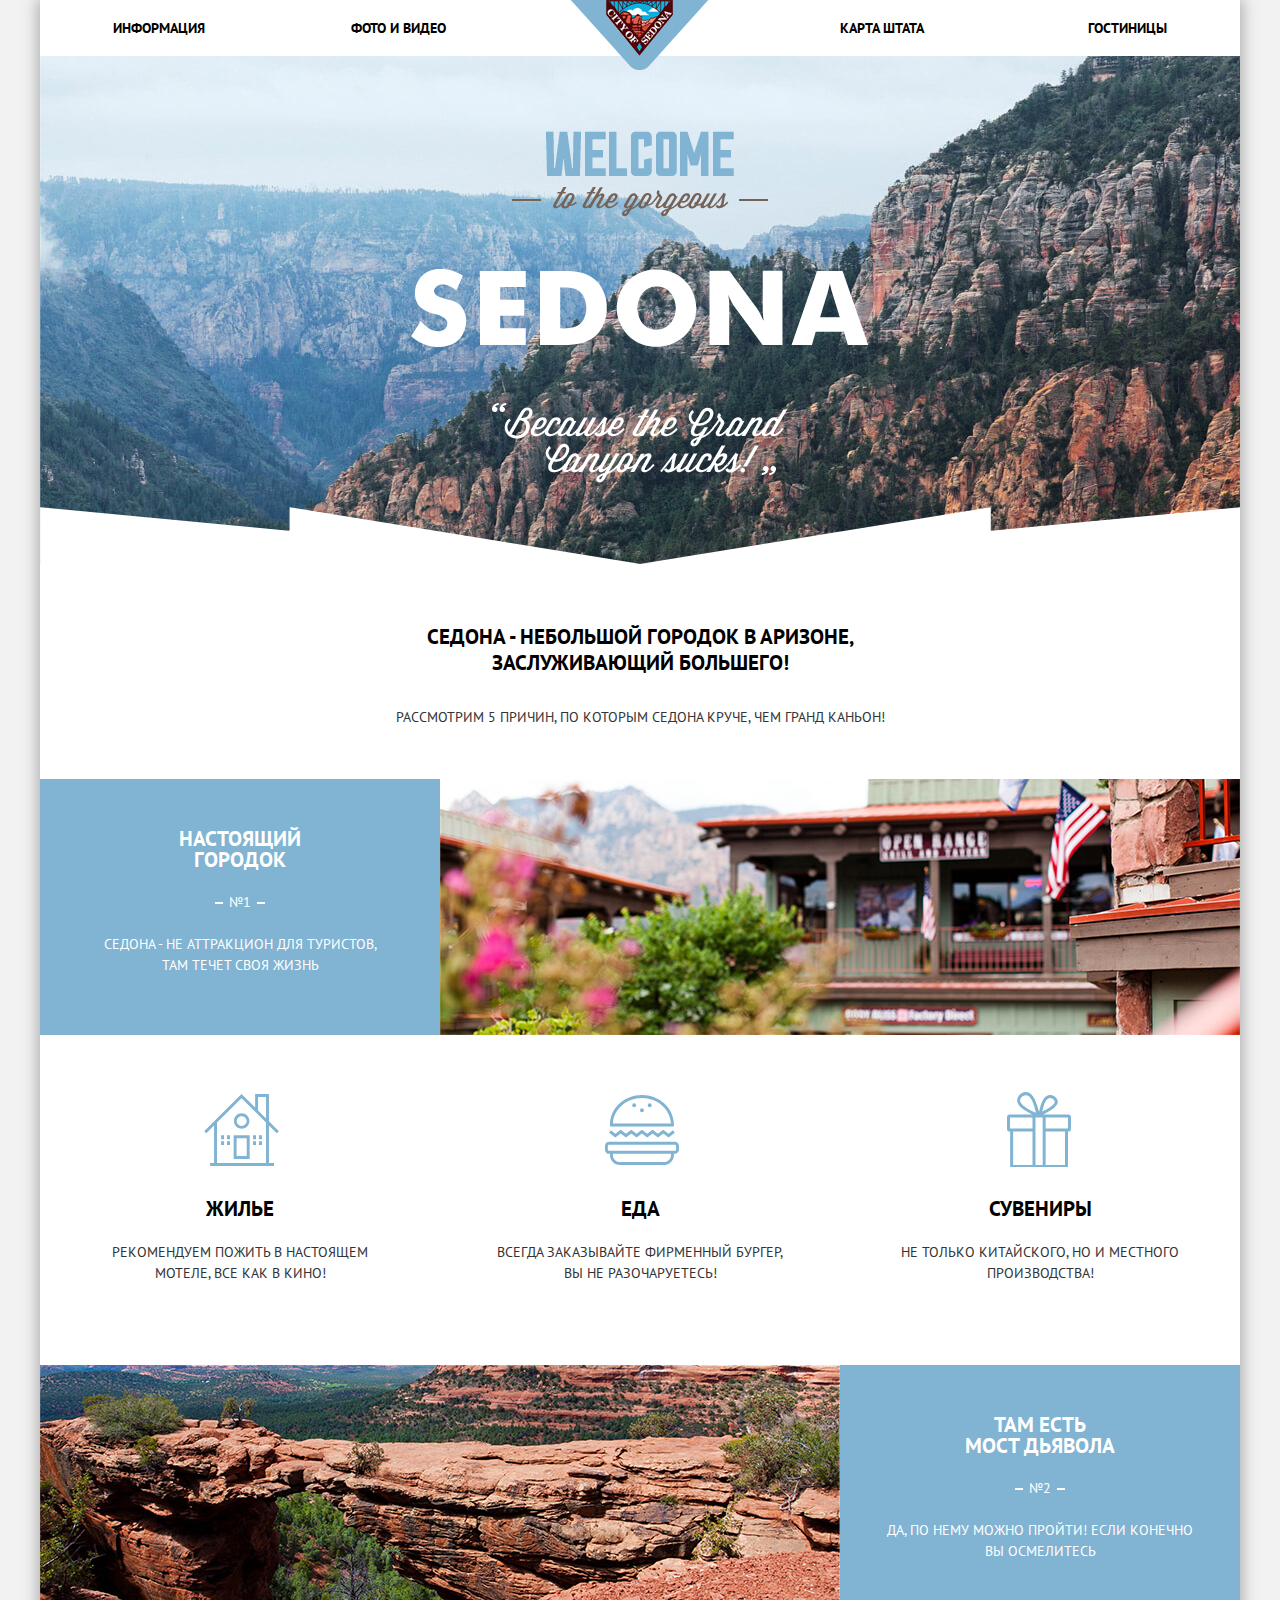
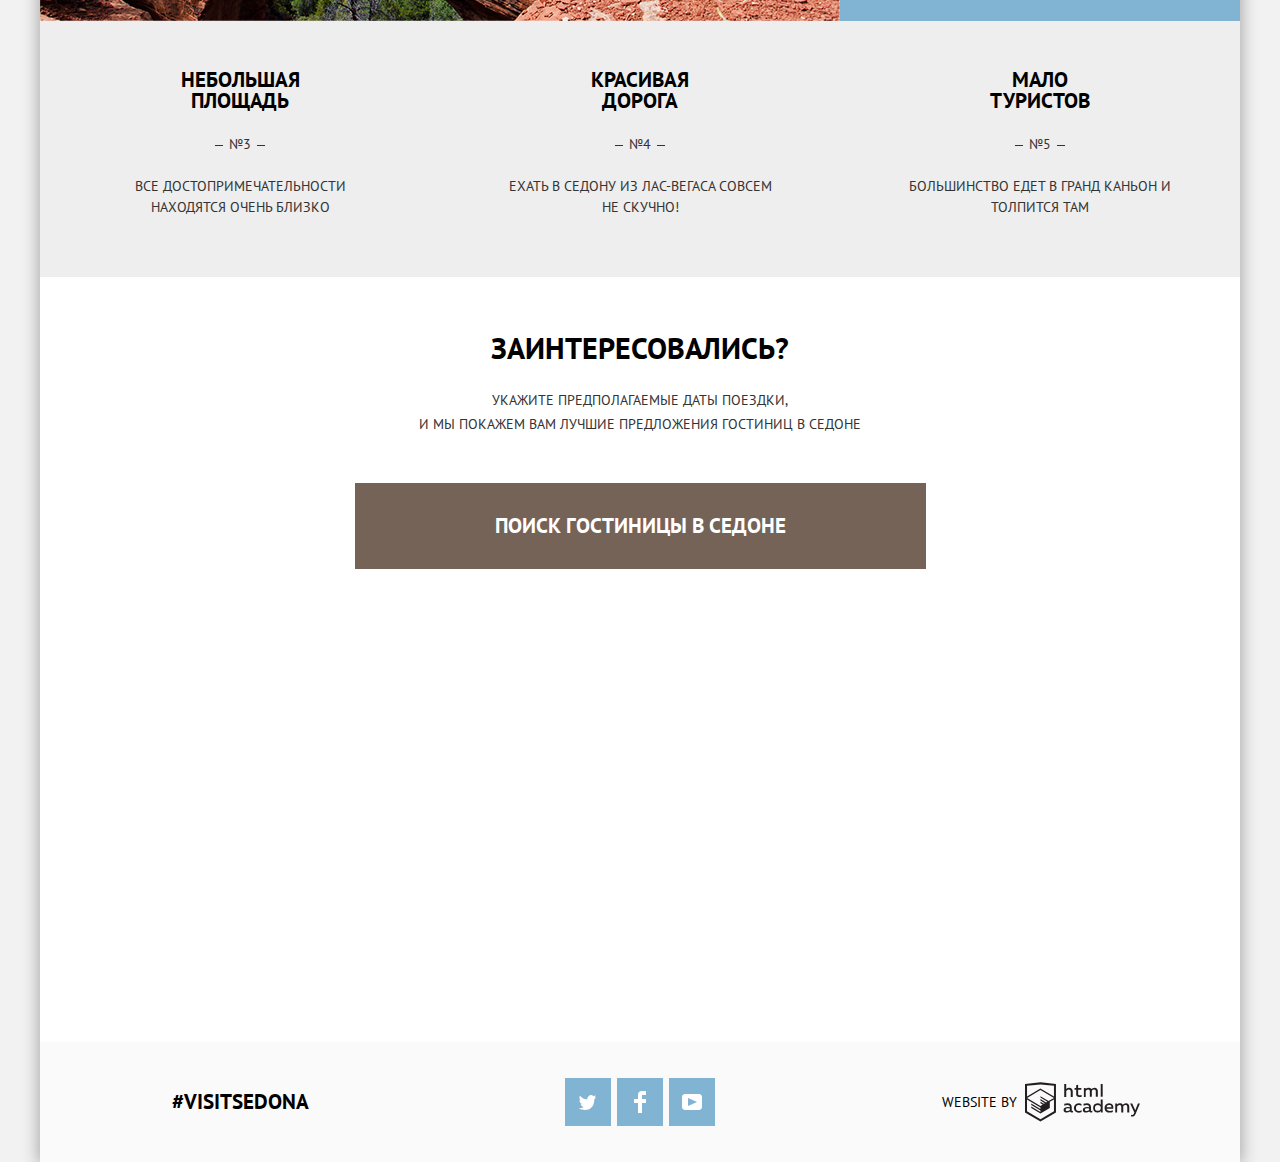
<file: index.html>
<!DOCTYPE html>
<html class="no-js" lang="ru">
  <head>
    <meta charset="utf-8">
    <title>Sedona</title>
    <link href="https://fonts.googleapis.com/css?family=PT+Sans:400,700&amp;subset=cyrillic" rel="stylesheet">
    <link href="css/normalize-min.css" rel="stylesheet">
    <link href="css/style-min.css" rel="stylesheet">
  </head>
  <body>
    <div class="container">
      <header class="main-header">
        <nav class="main-navigation">
          <a href="#" class="main-header-logo">
            <img src="img/logo.png" width="138" height="70" alt="Логотип города"></a>
          <ul class="site-navigation">
            <li class="site-navigation-item"><a href="#">Информация</a></li>
            <li class="site-navigation-item"><a href="#">Фото и видео</a></li>
            <li class="site-navigation-item"><a href="#">Карта штата</a></li>
            <li class="site-navigation-item"><a href="inner.html">Гостиницы</a></li>
          </ul>
        </nav>
      </header>
      <main class="main-page">
        <h1 class="visually-hidden">Седона</h1>
        <section class="description">    
          <h2 class="visually-hidden">Описание</h2>
          <div class="city-view">
            <img src="img/name-sedona.png" width="458" height="352" alt="Sedona">
          </div>
          <div class="description-container">
            <p class="city-description"><strong>Седона - небольшой городок в Аризоне, заслуживающий большего!</strong></p>
            <p class="features-description">Рассмотрим 5 причин, по которым Седона круче, чем Гранд Каньон!</p>
          </div>
        </section>
        <section class="features">
          <h2 class="visually-hidden">Преимущества</h2>
          <ul class="features-list">
            <li class="feature-item-wrapper">
              <div class="feature-item feature-item-large">
                <h3>Настоящий <br> городок</h3>
                <p class="number">№1</p>
                <p>Седона - не аттракцион для туристов, там течет своя жизнь</p>
              </div>
              <div class="img-wrap"><img src="img/small-town.jpg" width="800" height="401" alt="Маленький городок"></div>
            </li>
            <li class="guideline">
              <h3 class="visually-hidden">Рекомендации</h3>
              <ul class="guideline-list">
                <li class="guideline-item guideline-item-housing">
                  <h4>Жилье</h4>
                  <p>Рекомендуем пожить в настоящем мотеле, все как в кино!</p>
                </li>
                <li class="guideline-item guideline-item-food">
                  <h4>Еда</h4>
                  <p>Всегда заказывайте фирменный бургер, вы не разочаруетесь!</p>
                </li>
                <li class="guideline-item guideline-item-souvenirs">
                  <h4>Сувениры</h4>
                  <p>Не только китайского, но и местного производства!</p>
                </li>
              </ul>
            </li>
            <li class="feature-item-wrapper">
              <div class="img-wrap"><img src="img/devil-bridge.jpg" width="800" height="400" alt="Мост дьявола"></div>
              <div class="feature-item feature-item-large">
                <h3>Там есть <br> мост дьявола</h3>
                <p class="number">№2</p>
                <p>Да, по нему можно пройти! Если конечно вы осмелитесь</p>
              </div>
            </li>
            <li class="feature-items">
              <ul class="features-list-small">
                <li class="feature-item feature-item-small">
                  <h3>Небольшая <br> площадь</h3>
                  <p class="number">№3</p>
                  <p>Все достопримечательности находятся очень близко</p>
                </li>
                <li class="feature-item feature-item-small">
                  <h3>Красивая <br> дорога</h3>
                  <p class="number">№4</p>
                  <p>Ехать в Седону из Лас-Вегаса совсем не скучно!</p>
                </li>
                <li class="feature-item feature-item-small">
                  <h3>Мало <br> туристов</h3>
                  <p class="number">№5</p>
                  <p>Большинство едет в Гранд Каньон и толпится там</p>
                </li>
              </ul>
            </li>
          </ul>
        </section>
        <section class="search">
          <h2 class="visually-hidden">Поиск гостиницы</h2>
          <div class="caption-container">
            <b class="interesting-search">Заинтересовались?</b>
            <p class="search-instruction">Укажите предполагаемые даты поездки,<br>
            и мы покажем вам лучшие предложения гостиниц в Седоне</p>
          </div>
          <a href="#" class="button search-button">Поиск гостиницы в Седоне</a>
        </section>
        <div class="map">
          <iframe src="https://www.google.com/maps/embed?pb=!1m18!1m12!1m3!1d419040.6176465849!2d-112.07477710155358!3d34.86238732755934!2m3!1f0!2f0!3f0!3m2!1i1024!2i768!4f13.1!3m3!1m2!1s0x872da132f942b00d%3A0x5548c523fa6c8efd!2z0KHQtdC00L7QvdCwLCDQkNGA0LjQt9C-0L3QsCA4NjMzNiwg0KHQqNCQ!5e0!3m2!1sru!2sru!4v1530108827556" width="1200" height="593" style="border:0" allowfullscreen></iframe>
          <p><img src="img/map.png" width="1200" height="747" alt="Карта Седоны"></p>
          <article class="modal modal-search">
            <form class="hotel-search" method="get" action="https://echo.htmlacademy.ru">
              <div class="search-option search-option-large">
                <label class="search-name" for="arrival">Дата заезда:</label>
                <div class="label-row">
                  <input class="search-input" type="text" id="arrival" name="arrival" value="24 апреля 2017">
                  <svg xmlns="http://www.w3.org/2000/svg" width="21" height="22" viewBox="0 0 21 22"><path d="M19.251 2.025h-2.845V.648c0-.381-.294-.689-.656-.689-.363 0-.656.308-.656.689v1.377h-3.938V.648c0-.381-.294-.689-.655-.689-.363 0-.657.308-.657.689v1.377H5.906V.648c0-.381-.294-.689-.656-.689-.363 0-.657.308-.657.689v1.377H1.75C.784 2.025 0 2.847 0 3.862v16.302C0 21.179.784 22 1.75 22h17.501c.966 0 1.749-.821 1.749-1.836V3.862c0-1.015-.783-1.837-1.749-1.837zm.437 18.139a.448.448 0 0 1-.437.459H1.75a.45.45 0 0 1-.438-.459V3.862a.45.45 0 0 1 .438-.459h2.844v1.378c0 .381.294.689.657.689.362 0 .656-.308.656-.689V3.403h3.938v1.378c0 .381.294.689.657.689.361 0 .655-.308.655-.689V3.403h3.938v1.378c0 .381.293.689.656.689.362 0 .656-.308.656-.689V3.403h2.845c.241 0 .437.206.437.459v16.302z"/><path d="M4.594 8.225h2.625v2.066H4.594zM4.594 11.668h2.625v2.067H4.594zM4.594 15.112h2.625v2.066H4.594zM9.188 15.112h2.625v2.066H9.188zM9.188 11.668h2.625v2.067H9.188zM9.188 8.225h2.625v2.066H9.188zM13.781 15.112h2.625v2.066h-2.625zM13.781 11.668h2.625v2.067h-2.625zM13.781 8.225h2.625v2.066h-2.625z"/></svg>
                </div>  
              </div>
              <div class="search-option search-option-large">
                <label class="search-name" for="departure">Дата выезда:</label>
                <div class="label-row">  
                  <input class="search-input" type="text" id="departure" name="departure" value="4 июля 2017">
                  <svg xmlns="http://www.w3.org/2000/svg" width="21" height="22" viewBox="0 0 21 22"><path d="M19.251 2.025h-2.845V.648c0-.381-.294-.689-.656-.689-.363 0-.656.308-.656.689v1.377h-3.938V.648c0-.381-.294-.689-.655-.689-.363 0-.657.308-.657.689v1.377H5.906V.648c0-.381-.294-.689-.656-.689-.363 0-.657.308-.657.689v1.377H1.75C.784 2.025 0 2.847 0 3.862v16.302C0 21.179.784 22 1.75 22h17.501c.966 0 1.749-.821 1.749-1.836V3.862c0-1.015-.783-1.837-1.749-1.837zm.437 18.139a.448.448 0 0 1-.437.459H1.75a.45.45 0 0 1-.438-.459V3.862a.45.45 0 0 1 .438-.459h2.844v1.378c0 .381.294.689.657.689.362 0 .656-.308.656-.689V3.403h3.938v1.378c0 .381.294.689.657.689.361 0 .655-.308.655-.689V3.403h3.938v1.378c0 .381.293.689.656.689.362 0 .656-.308.656-.689V3.403h2.845c.241 0 .437.206.437.459v16.302z"/><path d="M4.594 8.225h2.625v2.066H4.594zM4.594 11.668h2.625v2.067H4.594zM4.594 15.112h2.625v2.066H4.594zM9.188 15.112h2.625v2.066H9.188zM9.188 11.668h2.625v2.067H9.188zM9.188 8.225h2.625v2.066H9.188zM13.781 15.112h2.625v2.066h-2.625zM13.781 11.668h2.625v2.067h-2.625zM13.781 8.225h2.625v2.066h-2.625z"/></svg>
                </div>  
              </div>
              <div class="search-row">
                <div class="search-option search-option-small">
                  <label class="search-name" for="adult">Взрослые:</label>
                  <div class="label-row">
                    <button  class="number-btn minus" type="button">
                      <span class="visually-hidden">Уменьшить</span>
                    </button>
                    <input class="search-input" type="text" id="adult" name="adult" value="2">
                    <button  class="number-btn plus" type="button">
                      <span class="visually-hidden">Увеличить</span>
                    </button>
                  </div>
                </div>
                <div class="search-option search-option-small">
                  <label class="search-name" for="child">Дети:</label>
                  <div class="label-row">  
                    <button  class="number-btn minus" type="button">
                      <span class="visually-hidden">Уменьшить</span>
                    </button>
                    <input class="search-input" type="text" id="child" name="child" value="0">
                    <button  class="number-btn plus" type="button">
                      <span class="visually-hidden">Увеличить</span>
                    </button>
                  </div>
                </div>
              </div>
              <button class="button search-button-submit" type="submit">Найти</button>
            </form>
          </article>
        </div>
      </main>
      <footer class="main-footer index-footer">
        <strong class="footer-visit">#VISITSEDONA</strong>
        <ul class="footer-social">
          <li class="social-item"><a class="button social-button" href="#"><span class="visually-hidden">Твиттер</span>
            <svg class="social-icon" xmlns="http://www.w3.org/2000/svg" xmlns:xlink="http://www.w3.org/1999/xlink" width="17" height="15" viewBox="0 0 17 15"><path d="M10.95.144c1.685-.496 2.984.27 3.577 1.179.673-.231 1.331-.481 2.011-.708a2.345 2.345 0 0 1-.857 1.768c.685.17 1.304-.491 1.304-.491-.169 1-1.006 1.788-1.563 2.024-.231 6.75-3.175 11.217-10.077 11.082h-.446c-.41 0-4.164-.46-4.898-1.887 2.271.196 3.893-.422 4.693-1.177-.96-.3-2.679-.477-2.979-2.95.349.106.564.228 1.19.119C1.705 8.247.374 7.53.448 5.33c.285.328 1.067.536 1.34.472C1.085 5.561-.182 2.442.894.85c1.818 1.854 3.735 3.606 7.152 3.773C8.254 2.33 9.183.793 10.95.144z"/></svg></a></li>
          <li class="social-item"><a class="button social-button" href="#"><span class="visually-hidden">Фейсбук</span>
            <svg class="social-icon" xmlns="http://www.w3.org/2000/svg" width="12" height="22" viewBox="0 0 12 22"><path d="M12 4V0H8a4 4 0 0 0-4 4v4H0v4h4v10h4V12h4V8H8V4h4z"/></svg></a></li>
          <li class="social-item"><a class="button social-button" href="#"><span class="visually-hidden">Ютуб</span>
            <svg class="social-icon" xmlns="http://www.w3.org/2000/svg" xmlns:xlink="http://www.w3.org/1999/xlink" width="20" height="16" viewBox="0 0 20 16"><path d="M17 0H3C1.35 0 0 1.35 0 3v10c0 1.65 1.35 3 3 3h14c1.65 0 3-1.35 3-3V3c0-1.65-1.35-3-3-3zM6.027 11.998V4.002L15.014 8l-8.987 3.998z"/></svg></a></li>
        </ul>
        <div class="footer-copyright">
          <p>Website by</p>
          <a href="https://htmlacademy.ru/intensive/htmlcss">
            <svg class="logo-htmlacademy" id="Layer_1" data-name="Layer 1" xmlns="http://www.w3.org/2000/svg" width="115" height="40" viewBox="0 0 108.08 36.85"><title>logo-htmlacademy-small1</title><path d="M44.61,26.88a2,2,0,0,0,.55-0.1v1.33a3.25,3.25,0,0,1-1.18.21,1.67,1.67,0,0,1-1.67-1,4.84,4.84,0,0,1-3.14,1.08c-1.51,0-2.91-.83-2.91-2.55,0-2.13,2-2.79,3.71-2.79a11.08,11.08,0,0,1,2.17.25v-0.3c0-1-.76-1.77-2.19-1.77a7.42,7.42,0,0,0-3,.64v-1.7a10.21,10.21,0,0,1,3.19-.55c2.36,0,3.81,1.12,3.81,3.65v3a0.54,0.54,0,0,0,.49.59h0.17Zm-6.44-1.13A1.35,1.35,0,0,0,39.63,27h0.11a3.39,3.39,0,0,0,2.41-1V24.58a9.72,9.72,0,0,0-1.81-.21c-1,0-2.16.33-2.16,1.38h0Zm12.36-6.11a5,5,0,0,1,2.57.64V22a4.08,4.08,0,0,0-2.3-.7,2.75,2.75,0,1,0,0,5.49,5,5,0,0,0,2.43-.64v1.71a6.27,6.27,0,0,1-2.76.57A4.21,4.21,0,0,1,46,24.51q0-.21,0-0.41a4.32,4.32,0,0,1,4.18-4.46h0.38Zm12.17,7.24a2,2,0,0,0,.55-0.1v1.33a3.25,3.25,0,0,1-1.18.21,1.67,1.67,0,0,1-1.67-1,4.84,4.84,0,0,1-3.14,1.08c-1.51,0-2.91-.83-2.91-2.55,0-2.13,2-2.79,3.71-2.79a11.08,11.08,0,0,1,2.17.25v-0.3c0-1-.76-1.77-2.19-1.77a7.42,7.42,0,0,0-3,.64v-1.7a10.21,10.21,0,0,1,3.19-.55c2.36,0,3.81,1.12,3.81,3.65v3a0.54,0.54,0,0,0,.49.59h0.17Zm-6.44-1.13A1.35,1.35,0,0,0,57.73,27h0.11a3.39,3.39,0,0,0,2.41-1V24.58a9.72,9.72,0,0,0-1.81-.21c-1.06,0-2.16.33-2.16,1.38h0ZM73,16V28.2H71.35V26.88a3.88,3.88,0,0,1-3.19,1.54,4.4,4.4,0,0,1,0-8.78,3.81,3.81,0,0,1,3,1.3V16H73Zm-4.53,5.22a2.76,2.76,0,1,0,0,5.52A2.86,2.86,0,0,0,71.15,25V23A2.91,2.91,0,0,0,68.49,21.27ZM79,19.64c3.31,0,4.46,2.68,3.92,5.09H76.7c0.21,1.5,1.67,2.11,3.19,2.11a6.11,6.11,0,0,0,2.64-.59v1.6a7.14,7.14,0,0,1-3,.57C77,28.42,74.78,27,74.78,24a4.18,4.18,0,0,1,4-4.39H79Zm0.09,1.54a2.28,2.28,0,0,0-2.44,2.1v0.06H81.3A2,2,0,0,0,79.13,21.18Zm5.73,7V19.87h1.65v1a3.81,3.81,0,0,1,2.78-1.27A2.86,2.86,0,0,1,91.89,21a4.12,4.12,0,0,1,2.91-1.33A3.06,3.06,0,0,1,98,23V28.2h-1.9V23.05a1.59,1.59,0,0,0-1.42-1.75H94.42a2.8,2.8,0,0,0-2.07,1.12V28.2h-1.9V23.05A1.59,1.59,0,0,0,89,21.31H88.8a3,3,0,0,0-2.21,1.29v5.63H84.86Zm21.31-8.33h1.9l-3.91,9.46c-0.9,2.17-2.09,2.86-3.35,2.86a4.76,4.76,0,0,1-1.1-.14V30.46a2.86,2.86,0,0,0,.85.12c0.9,0,1.58-.64,2.07-1.9l0.17-.42-4-8.4h2l2.86,6.29ZM38.73,1.46V6.22a3.81,3.81,0,0,1,2.7-1.14,3.25,3.25,0,0,1,3.44,3.4v5.15H43V8.72a1.81,1.81,0,0,0-1.61-2h-0.3a2.93,2.93,0,0,0-2.32,1.39v5.52h-1.9V1.46h1.9ZM49.94,2.31v3h3V6.91h-3v3.81c0,1.1.5,1.46,1.58,1.46a4.49,4.49,0,0,0,1.69-.33v1.6A6.8,6.8,0,0,1,51,13.8a2.55,2.55,0,0,1-2.86-2.74V6.89H46.58V5.26h1.5V2.74Zm5.4,11.31V5.28H57v1A3.81,3.81,0,0,1,59.77,5a2.86,2.86,0,0,1,2.6,1.33A4.12,4.12,0,0,1,65.28,5,3.06,3.06,0,0,1,68.44,8.4v5.21h-1.9V8.46a1.59,1.59,0,0,0-1.42-1.75H64.89a2.8,2.8,0,0,0-2.07,1.12v5.78h-1.9V8.46A1.59,1.59,0,0,0,59.5,6.71H59.27A3,3,0,0,0,57.06,8v5.63H55.34ZM71.17,1.45H73V13.6H71.17V1.45ZM14.71,0H14.55L0,1.54V28.21l14.55,8.66,14.55-8.66V1.54Zm12.5,27.1L14.55,34.64,1.9,27.12V16.18l12.59,7.5V25L5.86,19.9v1.31l8.68,5.21v1.39L5.87,22.65V24l8.68,5.21,8.75-5.24V18.31L27.2,16V27.12Zm0-12.53-3.48,2-1.6,1L14.51,13v1.31L21,18.23H21l-0.14.09-1,.54-5.37-3.2V17l4.24,2.52-1,.67-3.2-1.9v1.31l2.1,1.24L14.5,22.1,2,14.65,14.51,7.11Zm0-1.32L14.49,5.76,1.91,13.25v-10L14.56,1.92,27.21,3.25v10h0Z" transform="translate(0 -0.02)"/></svg>
          </a>
        </div>
      </footer>
    </div>
    <script src="js/script-min.js"></script>
  </body>
</html>
</file>
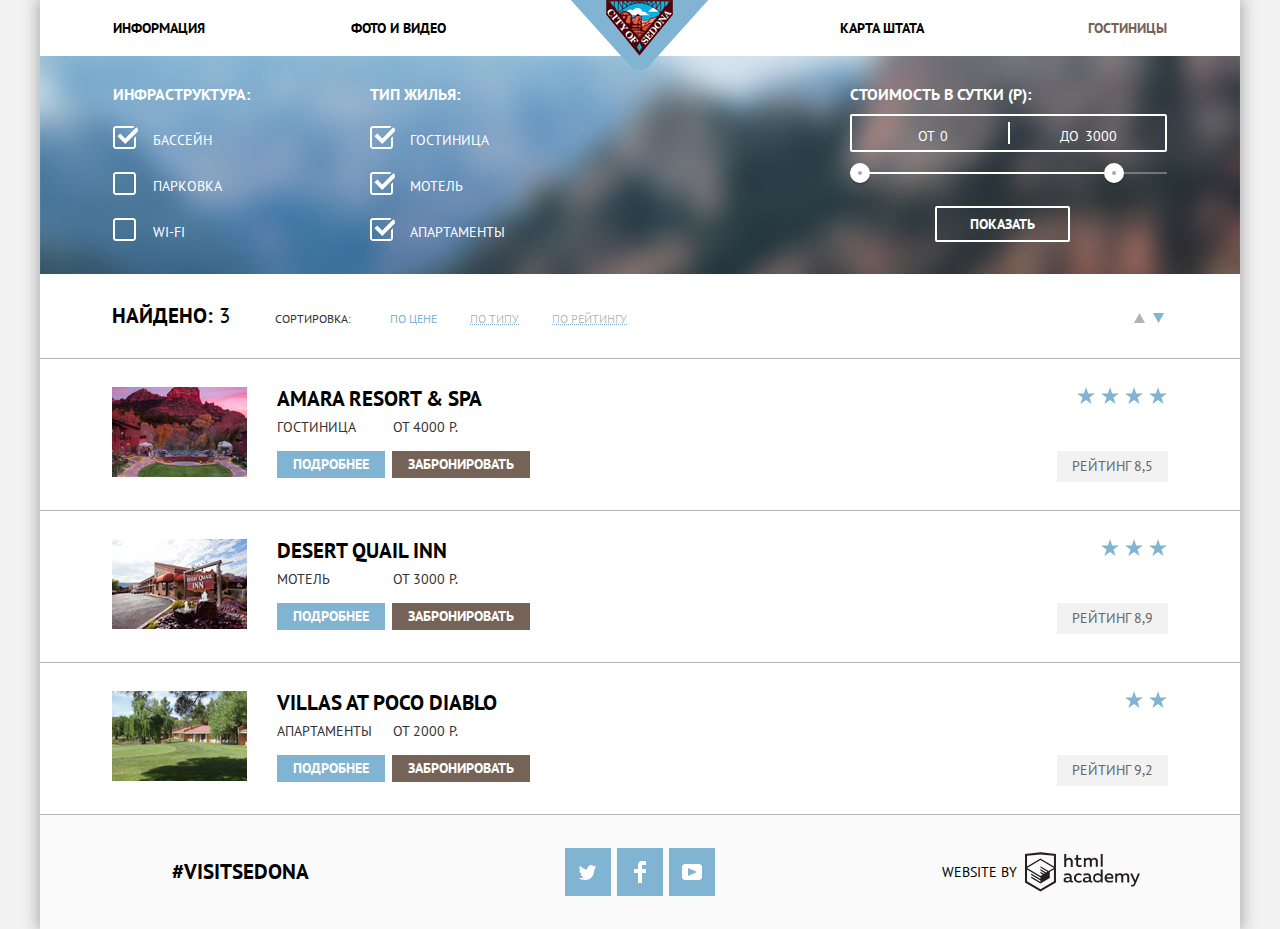
<file: inner.html>
<!DOCTYPE html>
<html lang="ru">
  <head>
    <meta charset="UTF-8">
    <title>Hotels</title>
    <link href="https://fonts.googleapis.com/css?family=PT+Sans:400,700&amp;subset=cyrillic" rel="stylesheet">
    <link href="css/normalize-min.css" rel="stylesheet">
    <link href="css/style-min.css" rel="stylesheet">
  </head>
  <body>
    <div class="container">
      <header class="main-header">
        <nav class="main-navigation">
          <a href="index.html" class="main-header-logo">
            <img src="img/logo.png" width="138" height="70" alt="Логотип города">
          </a>
          <ul class="site-navigation">
            <li class="site-navigation-item"><a href="#">Информация</a></li>
            <li class="site-navigation-item"><a href="#">Фото и видео</a></li>
            <li class="site-navigation-item"><a href="#">Карта штата</a></li>
            <li class="site-navigation-item site-navigation-item-current"><a href="inner.html">Гостиницы</a></li>
          </ul>
        </nav>
      </header>
      <main class="main-page">
        <h1 class="visually-hidden">Гостиницы</h1>
        <section class="filters">
          <h2 class="visually-hidden">Фильтр гостиниц</h2>
          <form class="hotels-filter" method="get" action="https://echo.htmlacademy.ru">
            <div class="filters-wrapper">
              <fieldset class="filter-infrastructure">
                <legend class="filter-name">Инфраструктура:</legend>
                <ul>
                  <li class="filter-option">
                    <label class="checkbox-label">
                      <input class="visually-hidden" type="checkbox" name="infrastructure" value="swimmingpool" checked>
                      <span class="checkbox-indicator"></span>
                      Бассейн
                    </label>
                  </li>
                  <li class="filter-option">
                    <label class="checkbox-label">
                      <input class="visually-hidden" type="checkbox" name="infrastructure" value="parking">
                      <span class="checkbox-indicator"></span>
                      Парковка
                    </label>
                  </li>
                  <li class="filter-option">
                    <label class="checkbox-label">
                      <input class="visually-hidden" type="checkbox" name="infrastructure" value="Wi-Fi">
                      <span class="checkbox-indicator"></span>
                      Wi-Fi
                    </label>
                  </li>
                </ul>
              </fieldset>
              <fieldset class="filter-housing">
                <legend class="filter-name">Тип жилья:</legend>
                <ul>
                  <li class="filter-option">
                    <label class="checkbox-label">
                      <input class="visually-hidden" type="checkbox" name="housing" value="hotel" checked>
                      <span class="checkbox-indicator"></span>
                      Гостиница
                    </label>
                  </li>
                  <li class="filter-option">
                    <label class="checkbox-label">
                      <input class="visually-hidden" type="checkbox" name="housing" value="motel" checked>
                      <span class="checkbox-indicator"></span>
                      Мотель
                    </label>
                  </li>
                  <li class="filter-option">
                    <label class="checkbox-label">
                      <input class="visually-hidden" type="checkbox" name="housing" value="apartments" checked>
                      <span class="checkbox-indicator"></span>
                      Апартаменты
                    </label>
                  </li>
                </ul>
              </fieldset>
              <fieldset class="filter-range">
                <legend class="filter-name filter-range-title">Стоимость в сутки (р):</legend>
                <div class="price-controls">
                  <label class="min-price">от <input type="text" name="min-price" value="0"></label>
                  <label class="max-price">до <input type="text" name="max-price" value="3000"></label>
                </div>
                <div class="range-controls">
                  <div class="scale">
                    <div class="bar"></div>
                  </div>  
                  <div class="range-toggle range-toggle-min" tabindex="0"></div>
                  <div class="range-toggle range-toggle-max" tabindex="0"></div>         
                </div>
                <button type="submit" class="button filter-button">Показать</button>
              </fieldset>
            </div>
          </form>
        </section>
        <section class="sorting">
          <h2 class="visually-hidden">Сортировка гостиниц</h2>
          <p class="sorting-results">
            <b>Найдено:</b>
            <span>3</span>
          </p>
          <p class="sort">Сортировка:</p>
          <ul class="sorting-list">
            <li class="sorting-item sorting-item-current"><a href="#">По цене</a></li>
            <li class="sorting-item"><a href="#">По типу</a></li>
            <li class="sorting-item"><a href="#">По рейтингу</a></li>
            <li class="sorting-item"><a href="#"><span class="visually-hidden">По возрастанию</span>
              <svg class="sorting-icon" xmlns="http://www.w3.org/2000/svg" width="11" height="10" viewBox="0 0 11 10"><path d="M5.5 0L0 10h11z"/></svg></a></li>
            <li class="sorting-item"><a href="#"><span class="visually-hidden">По убыванию</span>
              <svg class="sorting-icon sorting-icon-current" xmlns="http://www.w3.org/2000/svg" width="11" height="10" viewBox="0 0 11 10"><path d="M5.5 10L0 0h11"/></svg></a></li>
          </ul>
        </section>
        <section class="results">
          <h2 class="visually-hidden">Список результатов</h2>
          <ul class="results-list">
            <li class="result-item">
              <div class="img-wrap">
                <a href="#"><img src="img/amara.jpg" width="135" height="90" alt="Amara Resort&Spa"></a></div>
              <div class="result-wrap">
                <a href="#"><h3>Amara Resort & Spa</h3></a>
                <p class="text-wrapper">
                  <span>Гостиница</span>
                  <span>от 4000 р.</span>
                </p> 
                <div class="button-wrapper">
                  <a class="button button-more" href="#">Подробнее</a>
                  <a class="button button-booking" href="#">Забронировать</a></div>
              </div>
              <div class="rate-wrap">
                <div class="stars">
                  <div class="star"></div>
                  <div class="star"></div>
                  <div class="star"></div>
                  <div class="star"></div>
                </div>
                <span class="rate">Рейтинг 8,5</span>
              </div>
            </li>
            <li class="result-item">
              <div class="img-wrap">
                <a href="#"><img src="img/desert-quail.jpg" width="135" height="90" alt="Desert Quail Inn"></a>
              </div>        
              <div class="result-wrap">
                <a href="#"><h3>Desert Quail Inn</h3></a>
                <p class="text-wrapper">
                  <span>Мотель</span>
                  <span>от 3000 р.</span>
                </p>
                <div class="button-wrapper">
                  <a class="button button-more" href="#">Подробнее</a>
                  <a class="button button-booking" href="#">Забронировать</a>
                </div>
              </div>
              <div class="rate-wrap">
                <div class="stars">
                  <div class="star"></div>
                  <div class="star"></div>
                  <div class="star"></div>
                </div>
                <span class="rate">Рейтинг 8,9</span>
              </div>
            </li> 
            <li class="result-item">
              <div class="img-wrap">
                <a><img src="img/villas.jpg" width="135" height="90" alt="Villas At Poco Diablo"></a>
              </div>
              <div class="result-wrap">
                <a href="#"><h3>Villas At Poco Diablo</h3></a>  
                <p class="text-wrapper">
                  <span>Апартаменты</span>
                  <span>от 2000 р.</span>
                </p>
                <div class="button-wrapper">
                  <a class="button button-more" href="#">Подробнее</a>
                  <a class="button button-booking" href="#">Забронировать</a>
                </div>
              </div>
              <div class="rate-wrap">
                <div class="stars">  
                  <div class="star"></div>
                  <div class="star"></div>
                </div>
                <span class="rate">Рейтинг 9,2</span>
              </div>
            </li>
          </ul>
        </section>
      </main>
      <footer class="main-footer">
        <strong class="footer-visit">#VISITSEDONA</strong>
        <ul class="footer-social">
          <li class="social-item"><a class="button social-button" href="#"><span class="visually-hidden">Твиттер</span>
            <svg class="social-icon" xmlns="http://www.w3.org/2000/svg" xmlns:xlink="http://www.w3.org/1999/xlink" width="17" height="15" viewBox="0 0 17 15"><path d="M10.95.144c1.685-.496 2.984.27 3.577 1.179.673-.231 1.331-.481 2.011-.708a2.345 2.345 0 0 1-.857 1.768c.685.17 1.304-.491 1.304-.491-.169 1-1.006 1.788-1.563 2.024-.231 6.75-3.175 11.217-10.077 11.082h-.446c-.41 0-4.164-.46-4.898-1.887 2.271.196 3.893-.422 4.693-1.177-.96-.3-2.679-.477-2.979-2.95.349.106.564.228 1.19.119C1.705 8.247.374 7.53.448 5.33c.285.328 1.067.536 1.34.472C1.085 5.561-.182 2.442.894.85c1.818 1.854 3.735 3.606 7.152 3.773C8.254 2.33 9.183.793 10.95.144z"/></svg></a></li>
          <li class="social-item"><a class="button social-button" href="#"><span class="visually-hidden">Фейсбук</span>
            <svg class="social-icon" xmlns="http://www.w3.org/2000/svg" width="12" height="22" viewBox="0 0 12 22"><path d="M12 4V0H8a4 4 0 0 0-4 4v4H0v4h4v10h4V12h4V8H8V4h4z"/></svg></a></li>
          <li class="social-item"><a class="button social-button" href="#"><span class="visually-hidden">Ютуб</span>
            <svg class="social-icon" xmlns="http://www.w3.org/2000/svg" xmlns:xlink="http://www.w3.org/1999/xlink" width="20" height="16" viewBox="0 0 20 16"><path d="M17 0H3C1.35 0 0 1.35 0 3v10c0 1.65 1.35 3 3 3h14c1.65 0 3-1.35 3-3V3c0-1.65-1.35-3-3-3zM6.027 11.998V4.002L15.014 8l-8.987 3.998z"/></svg></a></li>
        </ul>
        <div class="footer-copyright">
          <span>Website by</span>
          <a href="https://htmlacademy.ru/intensive/htmlcss">
            <svg class="logo-htmlacademy" id="Layer_1" data-name="Layer 1" xmlns="http://www.w3.org/2000/svg"  width="115" height="40" viewBox="0 0 108.08 36.85"><title>logo-htmlacademy-small1</title><path d="M44.61,26.88a2,2,0,0,0,.55-0.1v1.33a3.25,3.25,0,0,1-1.18.21,1.67,1.67,0,0,1-1.67-1,4.84,4.84,0,0,1-3.14,1.08c-1.51,0-2.91-.83-2.91-2.55,0-2.13,2-2.79,3.71-2.79a11.08,11.08,0,0,1,2.17.25v-0.3c0-1-.76-1.77-2.19-1.77a7.42,7.42,0,0,0-3,.64v-1.7a10.21,10.21,0,0,1,3.19-.55c2.36,0,3.81,1.12,3.81,3.65v3a0.54,0.54,0,0,0,.49.59h0.17Zm-6.44-1.13A1.35,1.35,0,0,0,39.63,27h0.11a3.39,3.39,0,0,0,2.41-1V24.58a9.72,9.72,0,0,0-1.81-.21c-1,0-2.16.33-2.16,1.38h0Zm12.36-6.11a5,5,0,0,1,2.57.64V22a4.08,4.08,0,0,0-2.3-.7,2.75,2.75,0,1,0,0,5.49,5,5,0,0,0,2.43-.64v1.71a6.27,6.27,0,0,1-2.76.57A4.21,4.21,0,0,1,46,24.51q0-.21,0-0.41a4.32,4.32,0,0,1,4.18-4.46h0.38Zm12.17,7.24a2,2,0,0,0,.55-0.1v1.33a3.25,3.25,0,0,1-1.18.21,1.67,1.67,0,0,1-1.67-1,4.84,4.84,0,0,1-3.14,1.08c-1.51,0-2.91-.83-2.91-2.55,0-2.13,2-2.79,3.71-2.79a11.08,11.08,0,0,1,2.17.25v-0.3c0-1-.76-1.77-2.19-1.77a7.42,7.42,0,0,0-3,.64v-1.7a10.21,10.21,0,0,1,3.19-.55c2.36,0,3.81,1.12,3.81,3.65v3a0.54,0.54,0,0,0,.49.59h0.17Zm-6.44-1.13A1.35,1.35,0,0,0,57.73,27h0.11a3.39,3.39,0,0,0,2.41-1V24.58a9.72,9.72,0,0,0-1.81-.21c-1.06,0-2.16.33-2.16,1.38h0ZM73,16V28.2H71.35V26.88a3.88,3.88,0,0,1-3.19,1.54,4.4,4.4,0,0,1,0-8.78,3.81,3.81,0,0,1,3,1.3V16H73Zm-4.53,5.22a2.76,2.76,0,1,0,0,5.52A2.86,2.86,0,0,0,71.15,25V23A2.91,2.91,0,0,0,68.49,21.27ZM79,19.64c3.31,0,4.46,2.68,3.92,5.09H76.7c0.21,1.5,1.67,2.11,3.19,2.11a6.11,6.11,0,0,0,2.64-.59v1.6a7.14,7.14,0,0,1-3,.57C77,28.42,74.78,27,74.78,24a4.18,4.18,0,0,1,4-4.39H79Zm0.09,1.54a2.28,2.28,0,0,0-2.44,2.1v0.06H81.3A2,2,0,0,0,79.13,21.18Zm5.73,7V19.87h1.65v1a3.81,3.81,0,0,1,2.78-1.27A2.86,2.86,0,0,1,91.89,21a4.12,4.12,0,0,1,2.91-1.33A3.06,3.06,0,0,1,98,23V28.2h-1.9V23.05a1.59,1.59,0,0,0-1.42-1.75H94.42a2.8,2.8,0,0,0-2.07,1.12V28.2h-1.9V23.05A1.59,1.59,0,0,0,89,21.31H88.8a3,3,0,0,0-2.21,1.29v5.63H84.86Zm21.31-8.33h1.9l-3.91,9.46c-0.9,2.17-2.09,2.86-3.35,2.86a4.76,4.76,0,0,1-1.1-.14V30.46a2.86,2.86,0,0,0,.85.12c0.9,0,1.58-.64,2.07-1.9l0.17-.42-4-8.4h2l2.86,6.29ZM38.73,1.46V6.22a3.81,3.81,0,0,1,2.7-1.14,3.25,3.25,0,0,1,3.44,3.4v5.15H43V8.72a1.81,1.81,0,0,0-1.61-2h-0.3a2.93,2.93,0,0,0-2.32,1.39v5.52h-1.9V1.46h1.9ZM49.94,2.31v3h3V6.91h-3v3.81c0,1.1.5,1.46,1.58,1.46a4.49,4.49,0,0,0,1.69-.33v1.6A6.8,6.8,0,0,1,51,13.8a2.55,2.55,0,0,1-2.86-2.74V6.89H46.58V5.26h1.5V2.74Zm5.4,11.31V5.28H57v1A3.81,3.81,0,0,1,59.77,5a2.86,2.86,0,0,1,2.6,1.33A4.12,4.12,0,0,1,65.28,5,3.06,3.06,0,0,1,68.44,8.4v5.21h-1.9V8.46a1.59,1.59,0,0,0-1.42-1.75H64.89a2.8,2.8,0,0,0-2.07,1.12v5.78h-1.9V8.46A1.59,1.59,0,0,0,59.5,6.71H59.27A3,3,0,0,0,57.06,8v5.63H55.34ZM71.17,1.45H73V13.6H71.17V1.45ZM14.71,0H14.55L0,1.54V28.21l14.55,8.66,14.55-8.66V1.54Zm12.5,27.1L14.55,34.64,1.9,27.12V16.18l12.59,7.5V25L5.86,19.9v1.31l8.68,5.21v1.39L5.87,22.65V24l8.68,5.21,8.75-5.24V18.31L27.2,16V27.12Zm0-12.53-3.48,2-1.6,1L14.51,13v1.31L21,18.23H21l-0.14.09-1,.54-5.37-3.2V17l4.24,2.52-1,.67-3.2-1.9v1.31l2.1,1.24L14.5,22.1,2,14.65,14.51,7.11Zm0-1.32L14.49,5.76,1.91,13.25v-10L14.56,1.92,27.21,3.25v10h0Z" transform="translate(0 -0.02)"/></svg>
          </a>
        </div>
      </footer>
    </div>
  </body>
</html>
</file>
<file: css/style-min.css>
@-webkit-keyframes bounce{0%{-webkit-transform:translateY(-395px);transform:translateY(-395px);opacity:0}to{-webkit-transform:translateY(0);transform:translateY(0);opacity:1}}@keyframes bounce{0%{-webkit-transform:translateY(-395px);transform:translateY(-395px);opacity:0}to{-webkit-transform:translateY(0);transform:translateY(0);opacity:1}}@-webkit-keyframes shake{0%,to{-webkit-transform:translateX(0);transform:translateX(0)}10%,30%,50%,70%,90%{-webkit-transform:translateX(-10px);transform:translateX(-10px)}20%,40%,60%,80%{-webkit-transform:translateX(10px);transform:translateX(10px)}}@keyframes shake{0%,to{-webkit-transform:translateX(0);transform:translateX(0)}10%,30%,50%,70%,90%{-webkit-transform:translateX(-10px);transform:translateX(-10px)}20%,40%,60%,80%{-webkit-transform:translateX(10px);transform:translateX(10px)}}body{position:relative;margin:0;padding:0;font-family:"PT Sans",Arial,sans-serif;font-size:14px;line-height:21px;font-weight:400;color:#333;text-transform:uppercase;background-color:#f2f2f2}a{text-decoration:none}img{max-width:100%;height:auto}.visually-hidden:not(:focus):not(:active),input[type=checkbox].visually-hidden,input[type=radio].visually-hidden{position:absolute;width:1px;height:1px;margin:-1px;border:0;padding:0;white-space:nowrap;-webkit-clip-path:inset(100%);clip-path:inset(100%);clip:rect(0 0 0 0);overflow:hidden}.container{max-width:1200px;margin:0 auto;background-color:#fff;-webkit-box-shadow:0 0 15px 2px #a9a9a9;box-shadow:0 0 15px 2px #a9a9a9}.main-header{max-width:100%;margin:auto}.main-navigation{position:relative;line-height:26px;font-weight:700;color:#000;background-color:#fff}.main-header-logo{position:absolute;top:0;left:50%;z-index:1;width:138px;height:70px;margin-left:-69px}.site-navigation{display:-webkit-box;display:-ms-flexbox;display:flex;-webkit-box-pack:justify;-ms-flex-pack:justify;justify-content:space-between;max-width:1200px;margin:0 auto;padding:0;list-style:none}.site-navigation-item{min-width:73px;max-width:239px;padding:15px 73px}.site-navigation-item:nth-child(2){margin-right:auto}.site-navigation-item:nth-child(3){margin-right:18px}.site-navigation-item:nth-child(1) .site-navigation-item:nth-child(2){text-align:start}.site-navigation-item:nth-child(3) .site-navigation-item:nth-child(4){text-align:end}.site-navigation a{color:#000;text-align:center;-webkit-transition:all .1s linear;-o-transition:all .1s linear;transition:all .1s linear}.result-item h3:focus,.result-item h3:hover,.site-navigation a:focus,.site-navigation a:hover{color:#81b3d2}.result-item h3:active,.site-navigation a:active{color:rgba(0,0,0,.3)}.site-navigation-item-current a{color:#766357}.city-view{position:relative;width:100%;min-height:508px;padding:0;background-color:#766357;background-image:url(../img/index-sedona.jpg);background-position:0 -56px;background-repeat:no-repeat}.city-view img{margin:35px auto auto;padding:40px}.city-view::before{content:"";position:absolute;left:0;right:0;bottom:0;height:57px;background-image:url(../img/frame.png);background-position:0 0;background-repeat:no-repeat}.description{min-height:723px;text-align:center;line-height:26px;background-color:transparent}.description-container{position:relative;left:0;right:0;bottom:0;width:540px;margin:auto;padding:32px}.caption-container{width:540px;margin:auto;padding:30px}.description strong{display:block;margin:28px 0;font-size:21px;font-weight:700;color:#000}.features-list,.filters ul{margin:0;padding:0;list-style:none}.guideline-list{padding:0;list-style:none}.feature-item-wrapper,.features-list{display:-webkit-box;display:-ms-flexbox;display:flex;max-width:1200px}.features-list{-webkit-box-orient:vertical;-webkit-box-direction:normal;-ms-flex-direction:column;flex-direction:column}.feature-item-wrapper{-webkit-box-align:center;-ms-flex-align:center;align-items:center;padding:0;background-color:#81b3d2}.feature-item.feature-item-large{width:300px;min-height:195px;margin:0;padding:30px 50px;text-align:center;color:#fff;background-color:#81b3d2}.feature-item.feature-item-large:nth-of-type(2){width:320px;padding:30px 40px}.feature-item-wrapper .img-wrap{height:256px;width:800px;overflow:hidden}.feature-item-large h3{margin-top:18px;margin-bottom:22px;font-size:21px;font-weight:700;color:#fff;text-align:center}.guideline-list{display:-webkit-box;display:-ms-flexbox;display:flex;-webkit-box-pack:justify;-ms-flex-pack:justify;justify-content:space-between;-webkit-box-align:baseline;-ms-flex-align:baseline;align-items:baseline;width:100%;min-height:330px;margin:0;background-color:#fff}.guideline-item{position:relative;width:33.3333%;min-height:120px;padding:135px 50px 50px;text-align:center}.guideline-item-food::before,.guideline-item-housing::before,.guideline-item-souvenirs::before{content:"";position:absolute;top:95px;left:50%;width:75px;height:75px;margin:-36px;background-color:#fff;background-image:url(../img/svg/icon-1.svg);background-repeat:no-repeat;background-position:0 0}.guideline-item-food::before,.guideline-item-souvenirs::before{margin:-35px;background-image:url(../img/svg/icon-3.svg)}.guideline-item-souvenirs::before{margin:-38px -38px -38px -33px;background-image:url(../img/svg/icon-2.svg)}.feature-item-small h3,.guideline-item h4{margin-bottom:23px;font-size:21px;font-weight:700;color:#000}.feature-item{display:flex;flex-direction:column;align-items:center;text-align:center;background-color:#eee}.feature-item-small h3{margin-top:18px;text-align:center}.feature-item p{margin:21px 0}.feature-item .number{position:relative;margin:0}.feature-item .number::after,.feature-item .number::before{content:"";position:absolute;top:50%;width:8px;height:1.5px;background-color:#fff}.feature-item .number::before{left:-14px}.feature-item .number::after{right:-14px}.feature-item-small .number::after,.feature-item-small .number::before{background-color:#333}.features-list-small{display:-webkit-box;display:-ms-flexbox;display:flex;-webkit-box-pack:justify;-ms-flex-pack:justify;justify-content:space-between;width:100%;min-height:256px;padding:0;background-color:#eee;list-style:none}.feature-item-small{width:33.3333%;padding:30px 60px}.button,.search{text-align:center}.search{display:-webkit-box;display:-ms-flexbox;display:flex;-webkit-box-orient:vertical;-webkit-box-direction:normal;-ms-flex-direction:column;flex-direction:column;-webkit-box-pack:center;-ms-flex-pack:center;justify-content:center;-webkit-box-align:center;-ms-flex-align:center;align-items:center}.search b{display:block;margin:30px 0;font-size:30px;font-weight:700;color:#000}.search p{margin-bottom:17px;line-height:24px}.button{display:inline-block;vertical-align:middle;border:0;padding:10px 30px;font:inherit;font-weight:700;color:#fff;text-transform:uppercase;-webkit-transition:all .1s linear;-o-transition:all .1s linear;transition:all .1s linear;background-color:#81b3d2}.button:focus,.button:hover{background-color:#669ec0}.button:active{color:rgba(255,255,255,.3);background-color:#5496bd}.search-button{max-width:576px;padding:30px 140px;font-size:21px;line-height:26px;-webkit-transition:all .1s linear;-o-transition:all .1s linear;transition:all .1s linear;background-color:#766357}.search-button:focus,.search-button:hover{background-color:#604e43}.search-button:active{color:rgba(255,255,255,.3);background-color:#503e33}.map{max-width:1200px;height:593px;overflow:hidden}.map,.map iframe{position:relative}.map p{margin:0;background-color:#857871}.modal{position:absolute;top:0;left:50%;max-width:568px;margin-left:-284px;background-color:#fff}.js .modal-search{visibility:hidden;opacity:0}.js .modal-show,.no-js .modal-search{visibility:visible;opacity:1}.js .modal-show{-webkit-animation:bounce .7s;animation:bounce .7s}.js .modal-error{-webkit-animation:shake .6s;animation:shake .6s}.hotel-search,.search-option{display:-webkit-box;display:-ms-flexbox;display:flex;-webkit-box-pack:justify;-ms-flex-pack:justify;justify-content:space-between}.hotel-search{-ms-flex-wrap:wrap;flex-wrap:wrap;padding:56px}.search-option{position:relative;-webkit-box-align:center;-ms-flex-align:center;align-items:center;color:#000;line-height:26px;font-weight:700}.search-input{-webkit-box-flex:1;-ms-flex-positive:1;flex-grow:1;width:inherit;height:35px;border:2px solid #f2f2f2;font:inherit;color:#000;text-transform:uppercase;-webkit-transition:all .1s linear;-o-transition:all .1s linear;transition:all .1s linear;outline:0;background-color:#f2f2f2}.search-input:hover{border:2px solid #ebebeb;background-color:#ebebeb}.search-input:focus{border:2px solid #ebebeb;background-color:#fff}.search-input:active{border:2px solid #ebebeb}.search-option-large{width:100%;max-height:40px;margin:0 0 32px}.search-option-small{min-width:182px;max-height:40px;margin:0 0 32px}.search-option-large input,.search-option-small input{-webkit-box-sizing:border-box;box-sizing:border-box;width:346px;padding:10px 50px 10px 10px}.search-option-small input{width:115px;padding:10px 50px}.search-option-large svg{position:absolute;right:10px;top:7px}.search-option-large svg path{fill:#a9a9a9;-webkit-transition:all .1s linear;-o-transition:all .1s linear;transition:all .1s linear}.search-option-large input:focus~svg path,.search-option-large input:hover~svg path{fill:#000}.search-option-large input:active~svg path{fill:#81b3d2}.label-row,.search-row{display:-webkit-box;display:-ms-flexbox;display:flex;-webkit-box-pack:justify;-ms-flex-pack:justify;justify-content:space-between;-webkit-box-align:center;-ms-flex-align:center;align-items:center}.search-row{width:100%}.label-row{position:relative}.search-name{margin-right:15px}.search-option-small:first-of-type .search-name{margin-right:40px}.number-btn{position:absolute;top:0;width:30px;height:100%;border:0;background-color:inherit}.number-btn::before{content:"";position:absolute;top:17px;left:6px;width:11px;height:3px;background-color:#a9a9a9}.number-btn.minus::before{left:13px}.number-btn.plus::after{content:"";position:absolute;top:13px;left:10px;width:3px;height:11px;background-color:#a9a9a9}.number-btn.minus{left:0}.number-btn.plus{right:0}.search-option-small .number-btn:focus::after,.search-option-small .number-btn:focus::before,.search-option-small .number-btn:hover::after,.search-option-small .number-btn:hover::before{background-color:#000}.search-option-small .number-btn:active::after,.search-option-small .number-btn:active::before{background-color:#81b3d2}.search-button-submit{width:100%;margin-top:23px;padding:17px;line-height:26px;font-size:21px}.main-footer{display:-webkit-box;display:-ms-flexbox;display:flex;-webkit-box-pack:justify;-ms-flex-pack:justify;justify-content:space-between;-webkit-box-align:center;-ms-flex-align:center;align-items:center;max-width:1200px;padding:33px 80px;color:#000;line-height:26px;background-color:rgba(250,250,250,.9)}.main-footer.index-footer{position:absolute;right:0;left:0;bottom:0;-webkit-box-sizing:border-box;box-sizing:border-box;width:100%;margin:auto}.footer-visit{display:block;margin:0 0 0 52px;font-size:21px;text-align:center}.footer-social{display:-webkit-box;display:-ms-flexbox;display:flex;-webkit-box-pack:justify;-ms-flex-pack:justify;justify-content:space-between;min-width:150px;margin:0 -28px 0 -6px;padding:0;list-style:none;text-align:center}.social-item{margin-left:6px}.footer-copyright{display:-webkit-box;display:-ms-flexbox;display:flex;-webkit-box-pack:justify;-ms-flex-pack:justify;justify-content:space-between;-webkit-box-align:center;-ms-flex-align:center;align-items:center;width:198px;margin:0 20px 0 0}.footer-copyright a{line-height:0}.logo-htmlacademy,.social-button,.social-icon{-webkit-transition:all .1s linear;-o-transition:all .1s linear;transition:all .1s linear}.social-button{display:-webkit-box;display:-ms-flexbox;display:flex;-webkit-box-align:center;-ms-flex-align:center;align-items:center;-webkit-box-pack:center;-ms-flex-pack:center;justify-content:center;width:46px;height:48px;padding:0}.logo-htmlacademy,.social-icon{fill:#fff}.social-button:active .social-icon{fill:rgba(255,255,255,.3)}.logo-htmlacademy{fill:#231f20}.logo-htmlacademy:focus,.logo-htmlacademy:hover{fill:#81b3d2}.logo-htmlacademy:active{fill:#bdbbbc}.filters{width:100%;max-height:218px;color:#fff;background-color:#766357;background-image:url(../img/background-sedona.jpg);background-position:top center;background-repeat:no-repeat}.filters-wrapper{display:-webkit-box;display:-ms-flexbox;display:flex;-webkit-box-pack:justify;-ms-flex-pack:justify;justify-content:space-between;-webkit-box-align:start;-ms-flex-align:start;align-items:flex-start;padding:28px 73px}.filters fieldset{margin:0;border:0;padding:0}.filters fieldset:nth-child(1){margin-right:120px}.filters fieldset:nth-child(2){margin-right:auto}.filters legend{margin-bottom:20px;margin-top:5px;font-size:16px;font-weight:700}.filter-range legend{margin-bottom:9px}.filters label{cursor:pointer}.filter-option{margin-bottom:25px;margin-top:5px}.checkbox-label{position:relative;padding-left:40px}.checkbox-label input[type=checkbox]+.checkbox-indicator{position:absolute;top:-5px;left:0;width:25px;height:25px;background-image:url(../img/svg/checkbox-off.svg);background-position:0 0;background-repeat:no-repeat}.checkbox-label input[type=checkbox]:checked+.checkbox-indicator{position:absolute;top:-5px;left:0;width:25px;height:25px;background-image:url(../img/svg/checkbox-on.svg);background-position:0 0;background-repeat:no-repeat}.checkbox-label input[type=checkbox]:focus+.checkbox-indicator{outline-color:#4d90fe;outline-offset:-2px;outline-style:auto;outline-width:5px}.checkbox-label input[type=checkbox]:disabled+.checkbox-indicator{position:absolute;top:-5px;left:0;width:25px;height:25px;background-image:url(../img/svg/checkbox-off-disabled.svg);background-position:0 0;background-repeat:no-repeat}.checkbox-label input[type=checkbox]:checked:disabled+.checkbox-indicator{position:absolute;top:-5px;left:0;width:25px;height:25px;background-image:url(../img/svg/checkbox-on-disabled.svg);background-position:0 0;background-repeat:no-repeat}.filter-range{font-weight:400;background-color:transparent}.price-controls{position:relative;height:34px;margin-bottom:20px;border:2px solid #fff;border-radius:2px;font-size:0;line-height:normal}.price-controls::after{content:"";position:absolute;top:50%;left:50%;width:2px;height:22px;background:#fff;-webkit-transform:translate(-50%,-50%);-ms-transform:translate(-50%,-50%);transform:translate(-50%,-50%)}.price-controls label{display:inline-block;font-size:14px;line-height:38px;vertical-align:top;cursor:pointer}.price-controls .min-price{width:90px;padding-left:66px}.price-controls .max-price{width:90px;padding-left:52px;padding-right:15px}.price-controls input{width:50px;margin:0;color:inherit;font:inherit;background:0 0;border:0}.range-controls{position:relative;margin-bottom:32px}.range-controls .scale{height:2px;background:rgba(255,255,255,.3)}.range-controls .bar{width:80%;height:2px;background:#fff}.range-toggle{position:absolute;top:-9px;width:4px;height:4px;background:#ababab;border:8px solid #fff;border-radius:50%;-webkit-box-shadow:0 2px 1px 0 rgba(0,1,1,.2);box-shadow:0 2px 1px 0 rgba(0,1,1,.2);cursor:pointer}.range-toggle:hover{background:#1c4f80}.range-toggle-min{left:0}.range-toggle-max{left:80%}.filter-input{font:inherit;color:#fff;background-color:transparent}.filter-input-checkbox:disabled{color:#6a6a6a}.filter-button{display:block;margin-left:85px;padding:6px 33px;font-size:14px;line-height:20px;color:#fff;text-transform:uppercase;background:0 0;border:2px solid #fff;border-radius:2px;cursor:pointer}.filter-button:focus,.filter-button:hover{color:#000;background-color:#fff}.sorting{display:-webkit-box;display:-ms-flexbox;display:flex;-ms-flex-pack:distribute;justify-content:space-around;-webkit-box-align:baseline;-ms-flex-align:baseline;align-items:baseline;max-width:1200px;padding:8px 72px;border-bottom:1px solid rgba(0,0,0,.3)}.sort{min-width:80px;margin-right:auto;padding:0 15px;font-size:12px;line-height:18px}.sorting-results{min-width:118px;padding:0 30px 0 0;line-height:26px;font-size:21px;color:#000}.sorting-list{display:-webkit-box;display:-ms-flexbox;display:flex;-webkit-box-pack:justify;-ms-flex-pack:justify;justify-content:space-between;-webkit-box-align:center;-ms-flex-align:center;align-items:center;width:100%;margin-left:20px;padding:0}.sorting-item{padding-right:33px}.sorting-item:nth-child(3){margin-right:auto}.sorting-item:nth-child(4),.sorting-item:nth-child(5){padding:0 4px}.sorting-icon{fill:rgba(0,0,0,.3);-webkit-transition:all .1s linear;-o-transition:all .1s linear;transition:all .1s linear}.sorting-icon:focus,.sorting-icon:hover{fill:#000}.sorting-icon-current,.sorting-icon:active{fill:#81b3d2}.sorting-item a{line-height:18px;font-size:12px;color:rgba(0,0,0,.3);-webkit-text-decoration:underline dotted #81b3d2;text-decoration:underline dotted #81b3d2;-webkit-transition:all .1s linear;-o-transition:all .1s linear;transition:all .1s linear}.sorting-item a:focus,.sorting-item a:hover{color:#81b3d2;-webkit-text-decoration:underline dotted #81b3d2;text-decoration:underline dotted #81b3d2}.sorting-item a:active{color:#000;text-decoration:none}.sorting-item-current a{color:#81b3d2;text-decoration:none}.results-list,.sorting-list{list-style:none}.result-item,.results-list{-webkit-box-pack:justify;-ms-flex-pack:justify;justify-content:space-between;-webkit-box-align:center;-ms-flex-align:center;align-items:center}.results-list{display:-webkit-box;display:-ms-flexbox;display:flex;-webkit-box-orient:vertical;-webkit-box-direction:normal;-ms-flex-direction:column;flex-direction:column;max-width:1200px;min-height:450px;margin:0;padding:0 72px}.result-item{width:100%;border-bottom:1px solid rgba(0,0,0,.3);padding:27px 72px}.rate-wrap,.result-item,.result-wrap,.text-wrapper{display:-webkit-box;display:-ms-flexbox;display:flex}.result-wrap{-webkit-box-orient:vertical;-webkit-box-direction:normal;-ms-flex-direction:column;flex-direction:column;-webkit-box-align:start;-ms-flex-align:start;align-items:flex-start;width:280px;margin-left:30px;margin-right:auto;padding:0}.result-wrap a{margin-bottom:5px}.result-item h3{margin:0;padding:0;font-weight:700;font-size:21px;line-height:26px;color:#000;-webkit-transition:all .1s linear;-o-transition:all .1s linear;transition:all .1s linear}.result-item .rate{color:#666;background-color:#f2f2f2}.rate-wrap,.text-wrapper{-webkit-box-pack:justify;-ms-flex-pack:justify;justify-content:space-between}.text-wrapper{margin:0 0 13px;min-width:176px}.text-wrapper span{min-width:116px}.rate-wrap{-webkit-box-orient:vertical;-webkit-box-direction:normal;-ms-flex-direction:column;flex-direction:column;-webkit-box-align:end;-ms-flex-align:end;align-items:flex-end;min-width:105px;height:95px}.rate{padding:5px 15px}.stars{display:-webkit-box;display:-ms-flexbox;display:flex}.star{content:"";width:19px;height:19px;margin-left:5px;background-color:#fff;background-image:url(../img/svg/star.svg);background-repeat:no-repeat;background-position:0 0}.button-wrapper{display:-webkit-box;display:-ms-flexbox;display:flex;-webkit-box-pack:justify;-ms-flex-pack:justify;justify-content:space-between;margin:0}.button-booking{margin-left:7px;background-color:#766357;-webkit-transition:all .1s linear;-o-transition:all .1s linear;transition:all .1s linear}.button-booking,.button-more{padding:3px 16px}.button-booking:focus,.button-booking:hover{background-color:#604e43}.button-booking:active{color:#857871;background-color:#503e33}
</file>
